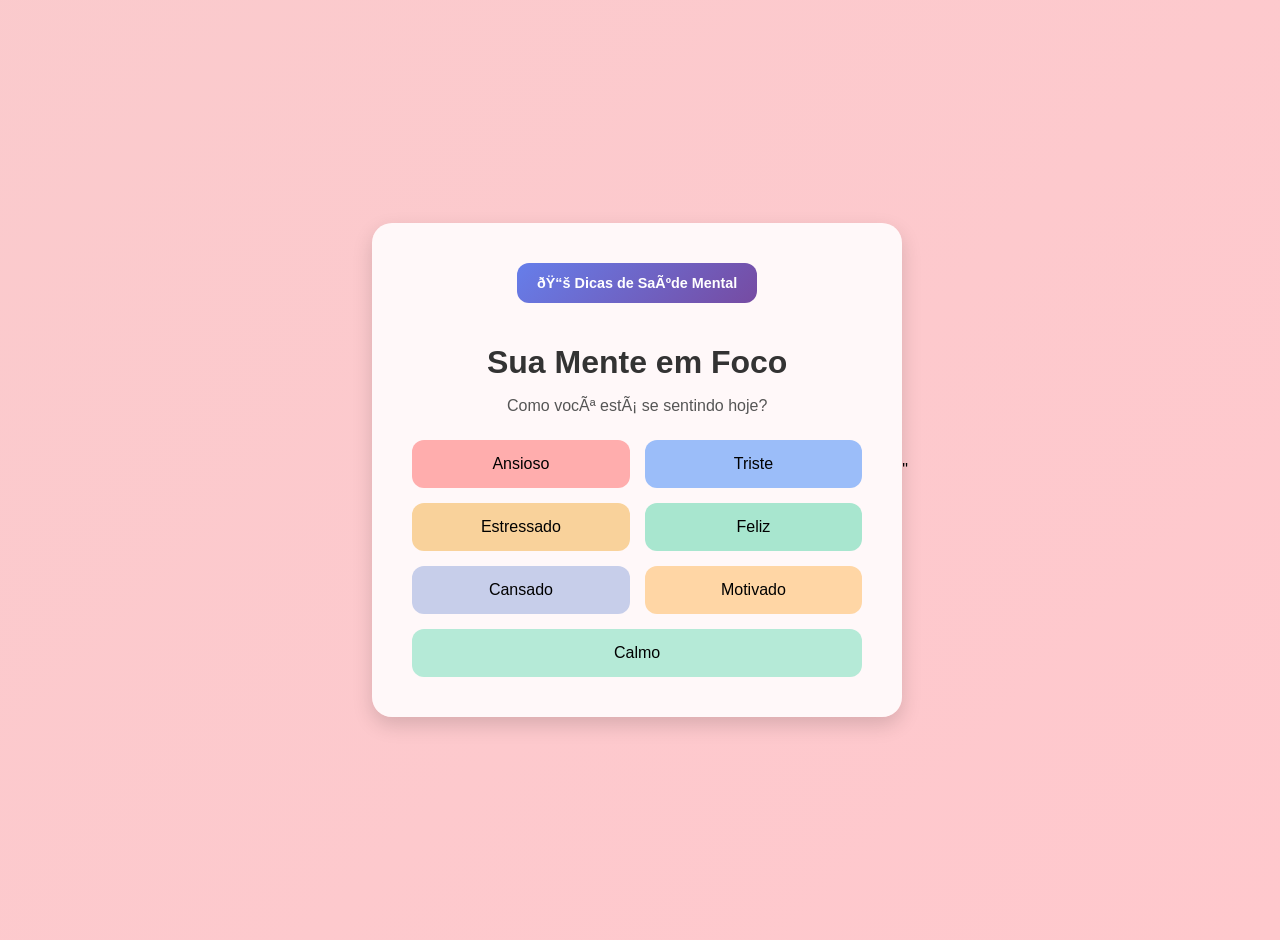
<file: FrontEnd/index.html>
<!DOCTYPE html>
<html lang="pt-BR">
<head>
    <link rel="stylesheet" href="style.css"
  <meta charset="UTF-8">
  <meta name="viewport" content="width=device-width, initial-scale=1.0">
  <title>Sua Mente em Foco</title>

</head>
<body>
  <div class="container">
    <button class="saude-mental-btn" onclick="window.location.href='saude-mental.html'">📚 Dicas de Saúde Mental</button>
    
    <h1>Sua Mente em Foco</h1>
    <p>Como você está se sentindo hoje?</p>
    <div class="buttons">
  <button class="ansioso" onclick="showEmotion('ansioso')">Ansioso</button>
  <button class="triste" onclick="showEmotion('triste')">Triste</button>
  <button class="estressado" onclick="showEmotion('estressado')">Estressado</button>
  <button class="feliz" onclick="showEmotion('feliz')">Feliz</button>
  <button class="cansado" onclick="showEmotion('cansado')">Cansado</button>
  <button class="motivado" onclick="showEmotion('motivado')">Motivado</button>
  <button class="calmo" onclick="showEmotion('calmo')">Calmo</button>
    </div>
  </div>
  <script src="script.js"></script>"
</body>
</html>
</file>
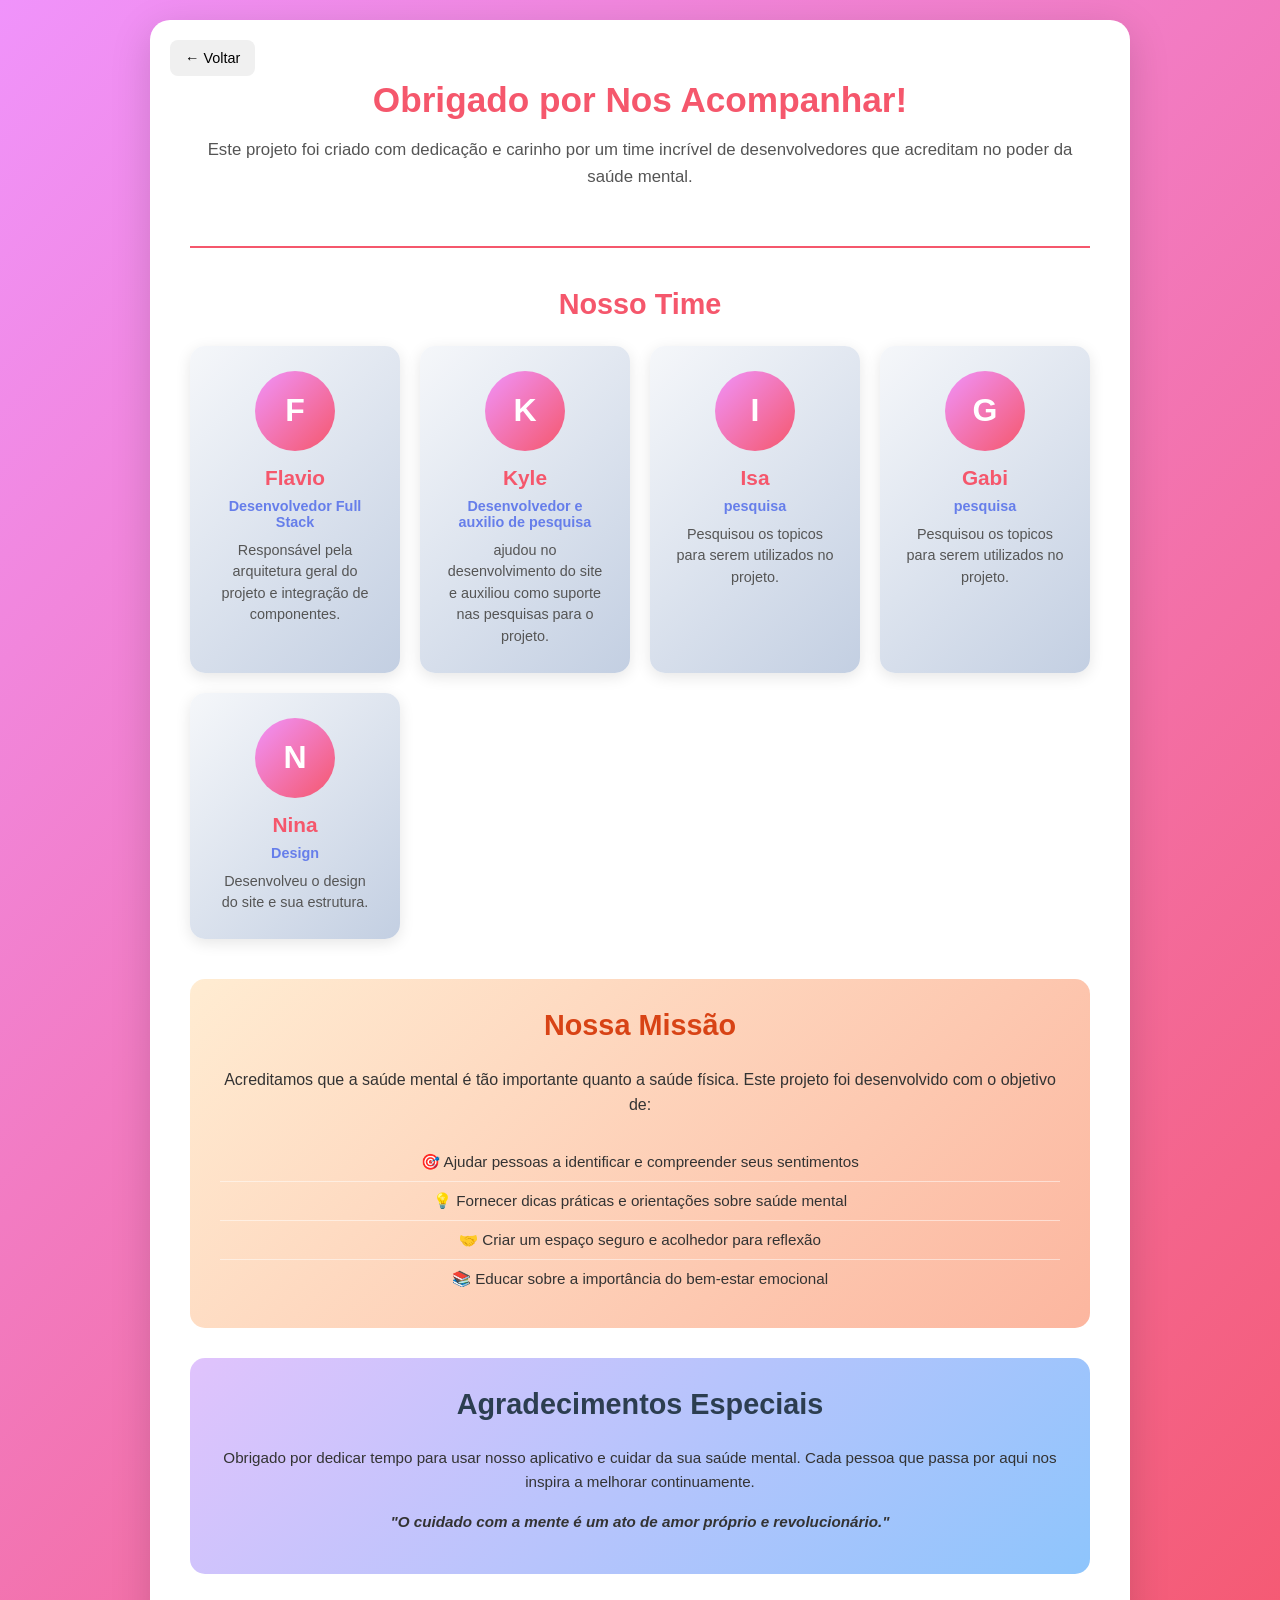
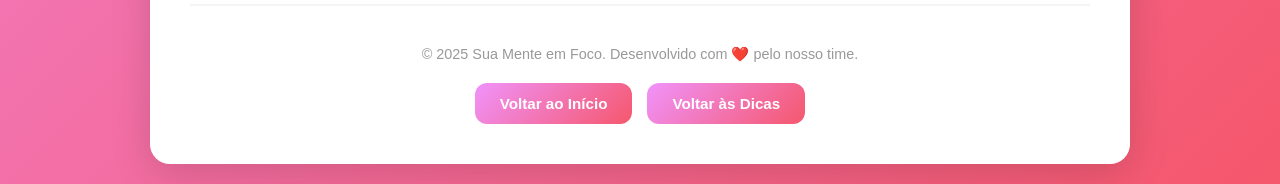
<file: FrontEnd/creditos.html>
<!DOCTYPE html>
<html lang="pt-BR">
<head>
    <meta charset="UTF-8">
    <meta name="viewport" content="width=device-width, initial-scale=1.0">
    <title>Créditos e Agradecimentos - Sua Mente em Foco</title>
    <link rel="stylesheet" href="style.css">
</head>
<body class="creditos-page">
    <div class="container creditos-container">
        <button class="voltar-btn" onclick="history.back()">← Voltar</button>
        
        <div class="creditos-header">
            <h1>Obrigado por Nos Acompanhar!</h1>
            <p class="creditos-intro">Este projeto foi criado com dedicação e carinho por um time incrível de desenvolvedores que acreditam no poder da saúde mental.</p>
        </div>
        
        <div class="creditos-content">
            <h2>Nosso Time</h2>
            
            <div class="developers-grid">
                <div class="developer-card">
                    <div class="developer-avatar">F</div>
                    <h3>Flavio</h3>
                    <p class="role">Desenvolvedor Full Stack</p>
                    <p class="description">Responsável pela arquitetura geral do projeto e integração de componentes.</p>
                </div>
                
                <div class="developer-card">
                    <div class="developer-avatar">K</div>
                    <h3>Kyle</h3>
                    <p class="role">Desenvolvedor e auxilio de pesquisa</p>
                    <p class="description">ajudou no desenvolvimento do site e auxiliou como suporte nas pesquisas para o projeto.</p>
                </div>
                
                <div class="developer-card">
                    <div class="developer-avatar">I</div>
                    <h3>Isa</h3>
                    <p class="role">pesquisa</p>
                    <p class="description">Pesquisou os topicos para serem utilizados no projeto.</p>
                </div>
                
                <div class="developer-card">
                    <div class="developer-avatar">G</div>
                    <h3>Gabi</h3>
                    <p class="role">pesquisa</p>
                    <p class="description">Pesquisou os topicos para serem utilizados no projeto.</p>
                </div>
                
                <div class="developer-card">
                    <div class="developer-avatar">N</div>
                    <h3>Nina</h3>
                    <p class="role">Design</p>
                    <p class="description">Desenvolveu o design do site e sua estrutura.</p>
                </div>
            </div>
            
            <div class="mission-section">
                <h2>Nossa Missão</h2>
                <p>Acreditamos que a saúde mental é tão importante quanto a saúde física. Este projeto foi desenvolvido com o objetivo de:</p>
                <ul class="mission-list">
                    <li>🎯 Ajudar pessoas a identificar e compreender seus sentimentos</li>
                    <li>💡 Fornecer dicas práticas e orientações sobre saúde mental</li>
                    <li>🤝 Criar um espaço seguro e acolhedor para reflexão</li>
                    <li>📚 Educar sobre a importância do bem-estar emocional</li>
                </ul>
            </div>
            
            <div class="closing-message">
                <h2>Agradecimentos Especiais</h2>
                <p>Obrigado por dedicar tempo para usar nosso aplicativo e cuidar da sua saúde mental. Cada pessoa que passa por aqui nos inspira a melhorar continuamente.</p>
                <p class="final-message">"O cuidado com a mente é um ato de amor próprio e revolucionário."</p>
            </div>
        </div>
        
        <div class="creditos-footer">
            <p>© 2025 Sua Mente em Foco. Desenvolvido com ❤️ pelo nosso time.</p>
            <div class="footer-buttons">
                <button class="btn-home" onclick="window.location.href='index.html'">Voltar ao Início</button>
                <button class="btn-saude" onclick="window.location.href='saude-mental.html'">Voltar às Dicas</button>
            </div>
        </div>
    </div>
</body>
</html>
</file>
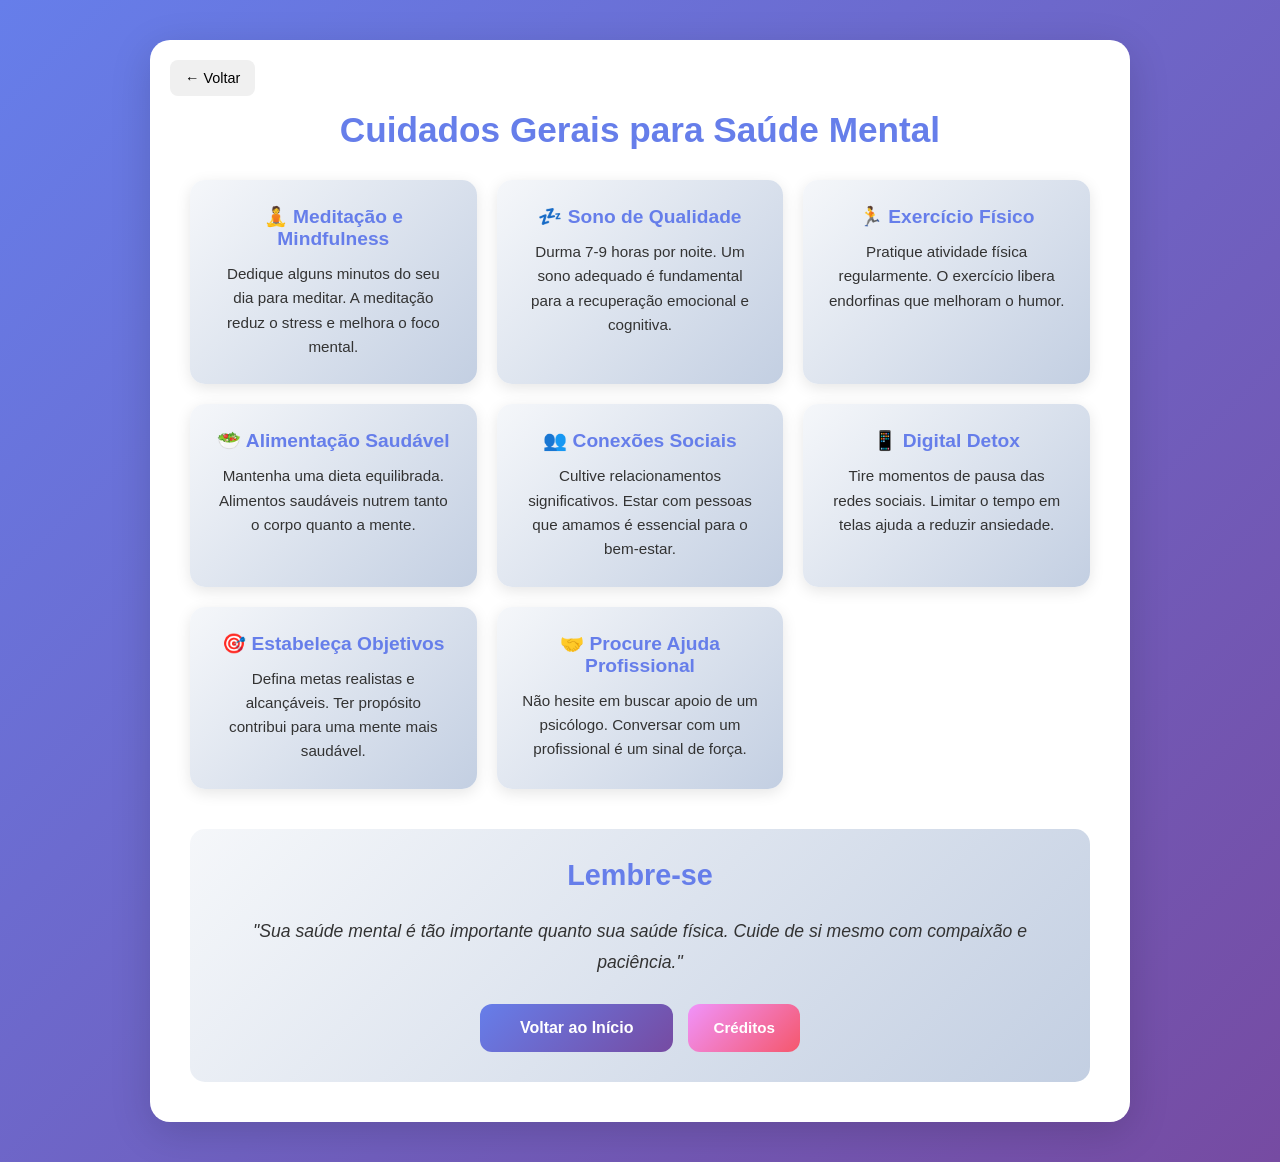
<file: FrontEnd/saude-mental.html>
<!DOCTYPE html>
<html lang="pt-BR">
<head>
    <meta charset="UTF-8">
    <meta name="viewport" content="width=device-width, initial-scale=1.0">
    <title>Cuidados com Saúde Mental - Sua Mente em Foco</title>
    <link rel="stylesheet" href="style.css">
</head>
<body class="saude-mental-page">
    <div class="container saude-mental-container">
        <button class="voltar-btn" onclick="history.back()">← Voltar</button>
        
        <h1>Cuidados Gerais para Saúde Mental</h1>
        
        <div class="cuidados-grid">
            <div class="cuidado-card">
                <h3>🧘 Meditação e Mindfulness</h3>
                <p>Dedique alguns minutos do seu dia para meditar. A meditação reduz o stress e melhora o foco mental.</p>
            </div>
            
            <div class="cuidado-card">
                <h3>💤 Sono de Qualidade</h3>
                <p>Durma 7-9 horas por noite. Um sono adequado é fundamental para a recuperação emocional e cognitiva.</p>
            </div>
            
            <div class="cuidado-card">
                <h3>🏃 Exercício Físico</h3>
                <p>Pratique atividade física regularmente. O exercício libera endorfinas que melhoram o humor.</p>
            </div>
            
            <div class="cuidado-card">
                <h3>🥗 Alimentação Saudável</h3>
                <p>Mantenha uma dieta equilibrada. Alimentos saudáveis nutrem tanto o corpo quanto a mente.</p>
            </div>
            
            <div class="cuidado-card">
                <h3>👥 Conexões Sociais</h3>
                <p>Cultive relacionamentos significativos. Estar com pessoas que amamos é essencial para o bem-estar.</p>
            </div>
            
            <div class="cuidado-card">
                <h3>📱 Digital Detox</h3>
                <p>Tire momentos de pausa das redes sociais. Limitar o tempo em telas ajuda a reduzir ansiedade.</p>
            </div>
            
            <div class="cuidado-card">
                <h3>🎯 Estabeleça Objetivos</h3>
                <p>Defina metas realistas e alcançáveis. Ter propósito contribui para uma mente mais saudável.</p>
            </div>
            
            <div class="cuidado-card">
                <h3>🤝 Procure Ajuda Profissional</h3>
                <p>Não hesite em buscar apoio de um psicólogo. Conversar com um profissional é um sinal de força.</p>
            </div>
        </div>
        
        <div class="bottom-section">
            <h2>Lembre-se</h2>
            <p class="lembrete">"Sua saúde mental é tão importante quanto sua saúde física. Cuide de si mesmo com compaixão e paciência."</p>
            
            <div class="bottom-buttons">
                <button class="voltar-principal" onclick="window.location.href='index.html'">Voltar ao Início</button>
                <button class="btn-creditos" onclick="window.location.href='creditos.html'">Créditos</button>
            </div>
        </div>
    </div>
</body>
</html>
</file>
<file: FrontEnd/style.css>
body {
      margin: 0;
      font-family: 'Segoe UI', Tahoma, Geneva, Verdana, sans-serif;
      background: linear-gradient(135deg, hsla(357, 84%, 88%, 0.936), #ffc8cd);
      display: flex;
      justify-content: center;
      align-items: center;
      min-height: 100vh;
      padding: 20px 0;
    }

    body.saude-mental-page {
      display: block;
      background: linear-gradient(135deg, #667eea 0%, #764ba2 100%);
      padding: 40px 20px;
      min-height: 100vh;
    }

    .container {
      background: #ffffffdd;
      backdrop-filter: blur(6px);
      padding: 40px;
      border-radius: 20px;
      box-shadow: 0 8px 20px rgba(0,0,0,0.15);
      text-align: center;
      max-width: 450px;
      width: 100%;
    }

    h1 {
      font-size: 2rem;
      color: #333;
      margin-bottom: 10px;
    }

    p {
      color: #555;
      font-size: 1rem;
      margin-bottom: 25px;
    }

    .buttons {
      display: grid;
      grid-template-columns: repeat(2, 1fr);
      gap: 15px;
    }

    button {
      padding: 15px;
      border: none;
      border-radius: 12px;
      font-size: 1rem;
      font-weight: 500;
      cursor: pointer;
      transition: all 0.3s ease;
    }

    button:hover {
      transform: translateY(-3px);
      box-shadow: 0 4px 12px rgba(0,0,0,0.2);
    }

    .emotion-explanation {
      font-size: 0.95rem;
      line-height: 1.8;
      text-align: justify;
      color: #444;
      margin-bottom: 20px;
      padding: 15px;
      background: #f9f9f9;
      border-left: 4px solid #667eea;
      border-radius: 8px;
    }

    .emotion-tip {
      font-size: 0.9rem;
      color: #667eea;
      font-weight: 600;
      margin: 15px 0;
      padding: 12px;
      background: #e8f0ff;
      border-radius: 8px;
    }

    /* cores diferentes para cada emoção */
    .ansioso { background: #ffadad; }
    .triste { background: #9bbdf9; }
    .estressado { background: #f9d29b; }
    .feliz { background: #a8e6cf; }
    .cansado { background: #c7ceea; }
    .motivado { background: #ffd6a5; }
    .calmo { background: #b5ead7; grid-column: span 2; }

    /* Botão de Saúde Mental */
    .saude-mental-btn {
      align-self: flex-start;
      background: linear-gradient(135deg, #667eea 0%, #764ba2 100%);
      color: white;
      padding: 12px 20px;
      border: none;
      border-radius: 12px;
      font-size: 0.9rem;
      font-weight: 600;
      cursor: pointer;
      transition: all 0.3s ease;
      margin-bottom: 20px;
      width: fit-content;
    }

    .saude-mental-btn:hover {
      transform: translateY(-2px);
      box-shadow: 0 6px 15px rgba(102, 126, 234, 0.4);
    }

    /* Página de Saúde Mental */
    .saude-mental-container {
      max-width: 900px;
      background: #ffffff;
      padding: 60px 40px 40px 40px;
      position: relative;
      margin: 0 auto;
      border-radius: 20px;
      box-shadow: 0 10px 40px rgba(0, 0, 0, 0.15);
    }

    .voltar-btn {
      position: absolute;
      top: 20px;
      left: 20px;
      background: #f0f0f0;
      border: none;
      padding: 10px 15px;
      border-radius: 8px;
      cursor: pointer;
      font-size: 0.9rem;
      transition: all 0.3s ease;
    }

    .voltar-btn:hover {
      background: #e0e0e0;
    }

    .saude-mental-container h1 {
      color: #667eea;
      margin-top: 10px;
      margin-bottom: 30px;
      text-align: center;
      font-size: 2.2rem;
    }

    .cuidados-grid {
      display: grid;
      grid-template-columns: repeat(auto-fit, minmax(280px, 1fr));
      gap: 20px;
      margin-bottom: 40px;
    }

    .cuidado-card {
      background: linear-gradient(135deg, #f5f7fa 0%, #c3cfe2 100%);
      padding: 25px;
      border-radius: 15px;
      box-shadow: 0 4px 15px rgba(0, 0, 0, 0.1);
      transition: all 0.3s ease;
    }

    .cuidado-card:hover {
      transform: translateY(-5px);
      box-shadow: 0 8px 25px rgba(102, 126, 234, 0.2);
    }

    .cuidado-card h3 {
      color: #667eea;
      margin-top: 0;
      margin-bottom: 12px;
      font-size: 1.2rem;
    }

    .cuidado-card p {
      color: #333;
      line-height: 1.6;
      margin: 0;
      font-size: 0.95rem;
    }

    .bottom-section {
      text-align: center;
      padding: 30px;
      background: linear-gradient(135deg, #f5f7fa 0%, #c3cfe2 100%);
      border-radius: 15px;
      margin-top: 20px;
    }

    .bottom-section h2 {
      color: #667eea;
      margin-top: 0;
      font-size: 1.8rem;
    }

    .lembrete {
      font-size: 1.1rem;
      color: #333;
      font-style: italic;
      line-height: 1.8;
      margin-bottom: 25px;
    }

    .voltar-principal {
      background: linear-gradient(135deg, #667eea 0%, #764ba2 100%);
      color: white;
      padding: 15px 40px;
      border: none;
      border-radius: 12px;
      font-size: 1rem;
      font-weight: 600;
      cursor: pointer;
      transition: all 0.3s ease;
    }

    .voltar-principal:hover {
      transform: translateY(-3px);
      box-shadow: 0 6px 20px rgba(102, 126, 234, 0.4);
    }

    /* Página de Créditos */
    .creditos-page {
      background: linear-gradient(135deg, #f093fb 0%, #f5576c 100%);
    }

    .creditos-container {
      max-width: 900px;
      background: #ffffff;
      padding: 60px 40px 40px 40px;
      position: relative;
      margin: 0 auto;
      border-radius: 20px;
      box-shadow: 0 10px 40px rgba(0, 0, 0, 0.15);
    }

    .creditos-header {
      text-align: center;
      margin-bottom: 40px;
      padding-bottom: 30px;
      border-bottom: 2px solid #f5576c;
    }

    .creditos-header h1 {
      color: #f5576c;
      margin: 0 0 15px 0;
      font-size: 2.2rem;
    }

    .creditos-intro {
      color: #555;
      font-size: 1.05rem;
      line-height: 1.6;
    }

    .creditos-content h2 {
      color: #f5576c;
      margin-top: 30px;
      margin-bottom: 25px;
      font-size: 1.8rem;
    }

    .developers-grid {
      display: grid;
      grid-template-columns: repeat(auto-fit, minmax(200px, 1fr));
      gap: 20px;
      margin-bottom: 40px;
    }

    .developer-card {
      background: linear-gradient(135deg, #f5f7fa 0%, #c3cfe2 100%);
      padding: 25px;
      border-radius: 15px;
      text-align: center;
      box-shadow: 0 4px 15px rgba(0, 0, 0, 0.1);
      transition: all 0.3s ease;
    }

    .developer-card:hover {
      transform: translateY(-8px);
      box-shadow: 0 10px 30px rgba(245, 87, 108, 0.2);
    }

    .developer-avatar {
      width: 80px;
      height: 80px;
      background: linear-gradient(135deg, #f093fb 0%, #f5576c 100%);
      color: white;
      border-radius: 50%;
      display: flex;
      align-items: center;
      justify-content: center;
      font-size: 2rem;
      font-weight: bold;
      margin: 0 auto 15px;
    }

    .developer-card h3 {
      color: #f5576c;
      margin: 0 0 8px 0;
      font-size: 1.3rem;
    }

    .developer-card .role {
      color: #667eea;
      font-weight: 600;
      margin: 5px 0;
      font-size: 0.9rem;
    }

    .developer-card .description {
      color: #555;
      font-size: 0.9rem;
      line-height: 1.5;
      margin: 10px 0 0 0;
    }

    .mission-section {
      background: linear-gradient(135deg, #ffecd2 0%, #fcb69f 100%);
      padding: 30px;
      border-radius: 15px;
      margin-bottom: 30px;
    }

    .mission-section h2 {
      color: #d84315;
      margin-top: 0;
    }

    .mission-section p {
      color: #333;
      font-size: 1rem;
      line-height: 1.6;
    }

    .mission-list {
      list-style: none;
      padding: 0;
      margin: 15px 0 0 0;
    }

    .mission-list li {
      color: #333;
      padding: 10px 0;
      border-bottom: 1px solid rgba(255, 255, 255, 0.5);
      font-size: 0.95rem;
    }

    .mission-list li:last-child {
      border-bottom: none;
    }

    .closing-message {
      text-align: center;
      background: linear-gradient(135deg, #e0c3fc 0%, #8ec5fc 100%);
      padding: 30px;
      border-radius: 15px;
      margin-bottom: 30px;
    }

    .closing-message h2 {
      color: #2c3e50;
      margin-top: 0;
    }

    .closing-message p {
      color: #333;
      font-size: 0.95rem;
      line-height: 1.6;
      margin: 10px 0;
    }

    .final-message {
      font-size: 1.1rem;
      color: #f5576c;
      font-weight: 600;
      font-style: italic;
      margin-top: 15px !important;
    }

    .creditos-footer {
      text-align: center;
      padding-top: 30px;
      border-top: 2px solid #f5f5f5;
      margin-top: 30px;
    }

    .creditos-footer p {
      color: #999;
      font-size: 0.9rem;
      margin: 10px 0;
    }

    .footer-buttons {
      display: flex;
      gap: 15px;
      justify-content: center;
      margin-top: 20px;
    }

    .btn-home, .btn-saude {
      background: linear-gradient(135deg, #f093fb 0%, #f5576c 100%);
      color: white;
      padding: 12px 25px;
      border: none;
      border-radius: 12px;
      font-size: 0.95rem;
      font-weight: 600;
      cursor: pointer;
      transition: all 0.3s ease;
    }

    .btn-home:hover, .btn-saude:hover {
      transform: translateY(-2px);
      box-shadow: 0 6px 20px rgba(245, 87, 108, 0.4);
    }

    .btn-creditos {
      background: linear-gradient(135deg, #f093fb 0%, #f5576c 100%);
      color: white;
      padding: 12px 25px;
      border: none;
      border-radius: 12px;
      font-size: 0.95rem;
      font-weight: 600;
      cursor: pointer;
      transition: all 0.3s ease;
    }

    .btn-creditos:hover {
      transform: translateY(-2px);
      box-shadow: 0 6px 20px rgba(245, 87, 108, 0.4);
    }

    .bottom-buttons {
      display: flex;
      gap: 15px;
      justify-content: center;
      margin-top: 20px;
    }

    @media (max-width: 768px) {
      body.saude-mental-page {
        padding: 20px 15px;
      }

      .saude-mental-container {
        padding: 60px 20px 30px 20px;
        border-radius: 15px;
      }

      .voltar-btn {
        top: 15px;
        left: 15px;
        padding: 8px 12px;
        font-size: 0.85rem;
      }

      .saude-mental-container h1 {
        font-size: 1.8rem;
        margin-top: 5px;
      }

      .cuidados-grid {
        grid-template-columns: 1fr;
        gap: 15px;
      }

      .cuidado-card {
        padding: 20px;
      }

      .bottom-section {
        padding: 20px;
      }

      body.creditos-page {
        padding: 20px 15px;
      }

      .creditos-container {
        padding: 60px 20px 30px 20px;
        border-radius: 15px;
      }

      .creditos-header {
        margin-bottom: 30px;
        padding-bottom: 20px;
      }

      .creditos-header h1 {
        font-size: 1.8rem;
        margin: 0 0 12px 0;
      }

      .creditos-intro {
        font-size: 0.95rem;
      }

      .developers-grid {
        grid-template-columns: repeat(auto-fit, minmax(150px, 1fr));
        gap: 15px;
        margin-bottom: 30px;
      }

      .developer-card {
        padding: 20px;
      }

      .developer-avatar {
        width: 70px;
        height: 70px;
        font-size: 1.8rem;
        margin: 0 auto 10px;
      }

      .developer-card h3 {
        font-size: 1.1rem;
      }

      .mission-section {
        padding: 20px;
      }

      .closing-message {
        padding: 20px;
      }

      .footer-buttons {
        flex-direction: column;
        gap: 10px;
      }

      .btn-home, .btn-saude {
        width: 100%;
      }

      .bottom-buttons {
        flex-direction: column;
        gap: 10px;
      }

      .voltar-principal, .btn-creditos {
        width: 100%;
      }
    }
</file>
